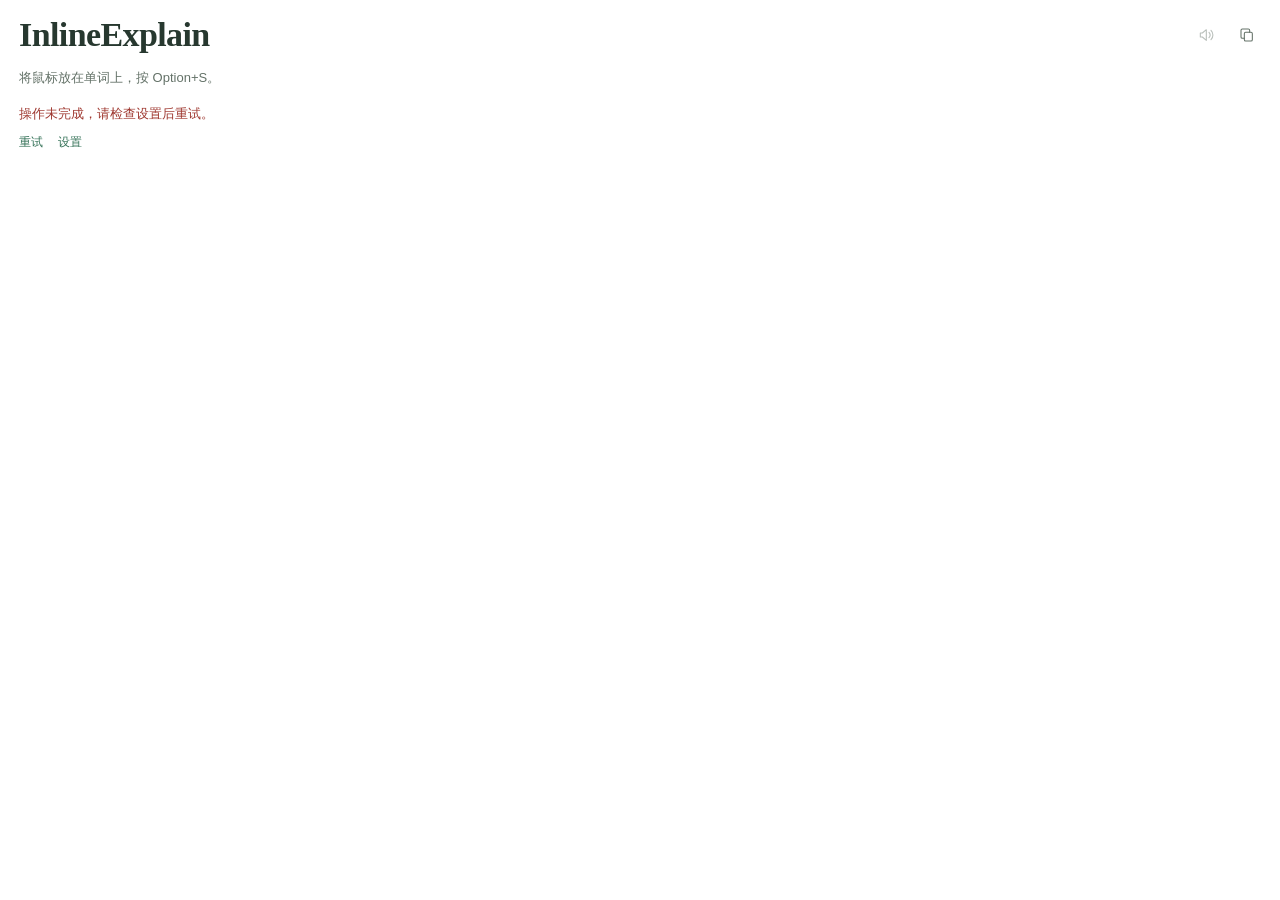
<file: frontend/index.html>
<!doctype html>
<html lang="zh-Hans">
<head>
  <meta charset="utf-8">
  <meta name="viewport" content="width=device-width, initial-scale=1">
  <meta http-equiv="Content-Security-Policy" content="default-src 'self'; script-src 'self'; style-src 'self'; img-src 'self' data:; connect-src 'none'">
  <title>InlineExplain</title>
  <link rel="stylesheet" href="style.css">
  <script src="i18n.js" defer></script>
  <script src="app.js" defer></script>
</head>
<body>
  <section id="card" class="card" data-i18n-aria="card" aria-label="单词解释">
    <main class="card-scroll">
      <div id="content-body">
        <div class="word-row"><h1 id="term">InlineExplain</h1><button id="speak" data-i18n-aria="pronounce" class="icon-button" data-icon="speaker" aria-label="朗读单词" title="朗读单词" disabled></button><button id="copy" data-i18n-aria="copy" class="icon-button" data-icon="copy" aria-label="复制解释" title="复制解释"></button></div>
        <p id="pronunciation" class="pronunciation"></p>
        <p id="meaning" class="meaning"></p>
        <p data-i18n="initialHint" id="loading" class="loading" role="status">Point at a word and press Option+S.</p>
        <section id="context-section" class="context-block" hidden>
          <h2 data-i18n="context" id="context-label">IN THIS SENTENCE</h2>
          <p id="context"></p>
          <details id="source-details"><summary data-i18n="source" id="source-label">Original sentence</summary><p id="source" class="source"></p></details>
        </section>
        <section id="examples-section" class="examples" hidden><h2 data-i18n="examples" id="examples-label">EXAMPLES</h2><div id="examples"></div></section>
        <div id="relations" class="relations" hidden></div>
        <section id="error-section" class="error-section" hidden aria-live="polite"><p id="error"></p><div class="error-actions"><button data-i18n="retry" id="retry" class="text-button">Try again</button><button data-i18n="settings" id="error-settings" class="text-button">Settings</button></div></section>
      </div>
    </main>
  </section>
  <main id="settings-page" class="settings-page" hidden>
    <header class="settings-header"><p class="eyebrow">INLINEEXPLAIN</p><h1 data-i18n="settingsTitle">读懂一句，继续阅读。</h1><p data-i18n="settingsIntro">将鼠标放在单词上，按 ⌥ S，就地理解它的意思。</p></header>
    <form id="settings-form">
      <section class="settings-section">
        <h2 data-i18n="service">解释服务</h2>
        <p class="section-note" data-i18n="serviceNote">填写兼容 Chat Completions 的服务地址。API Key 保存在 macOS 钥匙串中。</p>
        <label><span data-i18n="provider">服务地址</span><input id="endpoint-input" name="endpoint" type="url" required spellcheck="false" placeholder="https://api.deepseek.com"></label>
        <div class="field-row"><label><span data-i18n="model">模型</span><input id="model-input" name="model" required spellcheck="false" placeholder="deepseek-chat"></label><label class="temperature-field"><span data-i18n="temperature">温度</span><input id="temperature-input" name="temperature" type="number" min="0" max="2" step="0.1" required></label></div>
        <label><span data-i18n="key">API Key</span><input id="key-input" name="apiKey" type="password" autocomplete="off" spellcheck="false" data-i18n-placeholder="keyAdd" placeholder="填写 API Key"></label>
        <p data-i18n="keyMissingNote" id="key-note" class="field-note">Keys are never saved in the settings file.</p>
      </section>
      <section class="settings-section">
        <h2 data-i18n="preferences">语言与解释</h2>
        <div class="field-row"><label><span data-i18n="language">语言</span><select id="language-input"><option value="en">English</option><option value="zh">简体中文</option></select></label><label><span data-i18n="shortcut">取词快捷键</span><select id="shortcut-input"><option value="Alt+S">Option + S</option><option value="Alt+Shift+S">Option + Shift + S</option></select></label></div>
        <label class="toggle-field"><input id="auto-pronounce-input" name="autoPronounce" type="checkbox"><span><span data-i18n="autoPronounce">自动朗读单词</span><small data-i18n="autoPronounceNote">取词卡片出现时自动朗读单词。</small></span></label>
        <div class="prompt-heading"><label for="prompt-input" data-i18n="prompt">解释指令（Prompt）</label><button data-i18n="reset" id="reset-prompt" type="button" class="text-button">Reset default</button></div>
        <textarea id="prompt-input" rows="10" spellcheck="false"></textarea>
        <p class="field-note" data-i18n="promptNote">中英文分别保存自己的解释指令，切换语言时会使用对应版本。</p>
      </section>
      <section class="settings-section permission-section">
        <div><h2 data-i18n="screenTitle">读取鼠标下的文字</h2><p data-i18n="screenChecking" id="permission-note" class="section-note">Checking Screen Recording access…</p></div>
        <button data-i18n="screenAllow" id="permission-button" type="button" class="secondary-button">Allow Screen Recording</button>
        <p class="field-note" data-i18n="privacy">仅在按下快捷键时截图，并在本机识别。</p>
      </section>
      <div class="save-row"><p id="save-status" role="status"></p><button data-i18n="save" type="submit" class="primary-button">保存设置</button></div>
    </form>
    <footer class="settings-footer">InlineExplain <span id="app-version"></span></footer>
  </main>
</body>
</html>
</file>
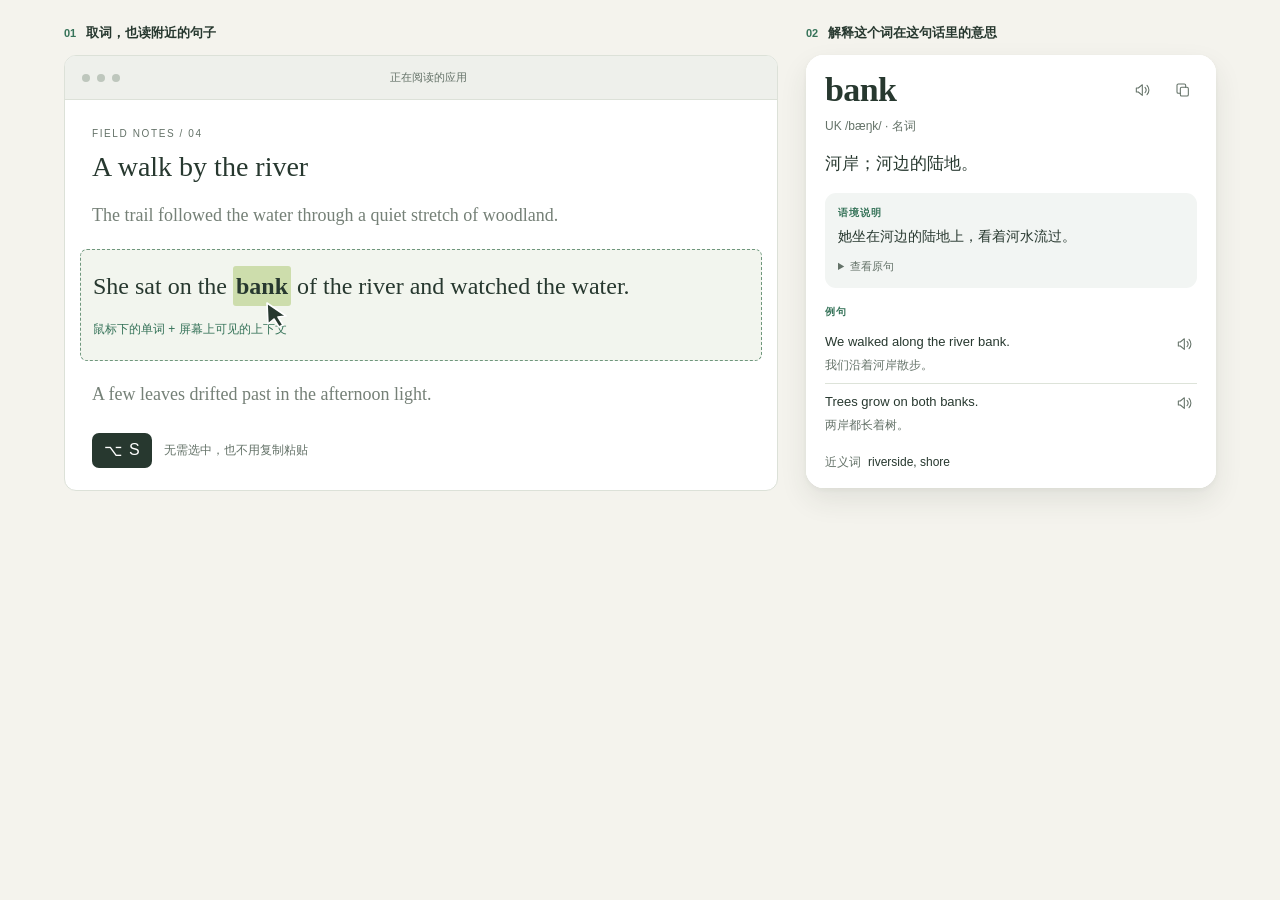
<file: docs/popup-preview.html>
<!doctype html>
<html lang="zh-Hans">
<head>
  <meta charset="utf-8">
  <meta name="viewport" content="width=device-width, initial-scale=1">
  <meta name="color-scheme" content="light">
  <title>InlineExplain · Context preview</title>
  <style>
    :root { color-scheme: light; font-family: -apple-system, BlinkMacSystemFont, "PingFang SC", sans-serif; color: #27382f; background: #f4f3ed; -webkit-font-smoothing: antialiased; }
    * { box-sizing: border-box; }
    body { margin: 0; }
    button { font: inherit; color: inherit; cursor: pointer; }
    button:focus-visible { outline: 2px solid #367359; outline-offset: 4px; }
    [hidden] { display: none !important; }
    .preview { max-width: 1200px; margin: auto; padding: 24px; }
    .masthead { display: flex; justify-content: space-between; align-items: center; gap: 20px; }
    .brand { display: flex; align-items: center; gap: 10px; font-size: 19px; font-weight: 650; }
    .brand img { width: 38px; height: 38px; }
    .platform { color: #647268; font-size: 12px; letter-spacing: .6px; }
    .intro { margin: 34px 0 30px; }
    h1 { font-family: Georgia, "Songti SC", serif; font-size: 48px; font-weight: 600; line-height: 1.2; margin: 0 0 13px; }
    html[lang="en"] h1 { letter-spacing: -1.3px; }
    .intro p { margin: 0; font-size: 17px; line-height: 1.7; color: #647268; }
    .workspace { display: grid; grid-template-columns: minmax(0, 1fr) 410px; gap: 28px; align-items: start; }
    .step { font-size: 13px; font-weight: 600; display: flex; gap: 10px; align-items: center; margin: 0 0 13px; }
    .step b { color: #367359; font-size: 11px; font-variant-numeric: tabular-nums; }
    .window { background: #fff; border-radius: 12px; border: 1px solid #dce1d8; overflow: hidden; }
    .chrome { display: flex; align-items: center; gap: 7px; padding: 14px 17px; background: #eef0eb; border-bottom: 1px solid #dce1d8; }
    .chrome i { width: 8px; height: 8px; border-radius: 50%; background: #bec7bd; }
    .chrome span { margin: auto; padding-right: 30px; font-size: 11px; color: #647268; }
    .article { padding: 28px 27px 22px; }
    .article .eyebrow { margin: 0 0 12px; font-size: 10px; letter-spacing: 1.6px; color: #647268; }
    .article h2 { font-family: Georgia, serif; font-size: 28px; font-weight: 400; margin: 0 0 17px; }
    .body-copy { font-family: Georgia, serif; font-size: 18px; line-height: 1.7; color: #758077; margin: 0; }
    .capture { position: relative; margin: 18px -12px; padding: 16px 12px 22px; border: 1px dashed #6f977d; border-radius: 7px; background: #f2f5ee; }
    .passage { font-family: Georgia, serif; font-size: 24px; line-height: 1.7; margin: 0; }
    #word { position: relative; border: 0; border-radius: 3px; padding: 0 3px; background: #cdddac; font: inherit; font-weight: 600; }
    .pointer { position: absolute; width: 24px; height: 28px; bottom: -23px; left: 54%; z-index: 1; }
    .context-note { margin: 15px 0 0; font-size: 12px; color: #367359; }
    .trigger { display: flex; align-items: center; gap: 12px; margin-top: 23px; font-size: 12px; color: #647268; }
    #show { display: inline-flex; gap: 7px; align-items: center; padding: 8px 12px; background: #27382f; color: #fff; border: 0; border-radius: 7px; font-size: 16px; }
    kbd { font: inherit; }
    .popup { border-radius: 18px; overflow: hidden; background: #fff; box-shadow: 0 12px 28px #27382f18, 0 2px 5px #27382f0c; }
    #popup-frame { display: block; width: 100%; height: 440px; border: 0; background: #fff; }
    .apps { display: flex; gap: 20px; flex-wrap: wrap; align-items: center; padding-top: 28px; margin-top: 28px; border-top: 1px solid #d6ddcf; font-size: 13px; }
    .apps strong { margin-right: auto; font-weight: 600; }
    .apps span { color: #647268; }
    .preview-note { font-size: 10px; color: #647268; margin: 18px 0 0; line-height: 1.6; }
    #preview-error { color: #9f3830; }
    @media (max-width: 850px) {
      .preview { padding: 26px; }
      h1 { font-size: 38px; }
      .workspace { grid-template-columns: minmax(0, 1fr); gap: 26px; }
      .popup { max-width: 480px; }
      .apps { gap: 14px; }
      .apps strong { flex-basis: 100%; }
    }
    @media (max-width: 420px) {
      .preview { padding: 22px 18px; }
      .platform { display: none; }
      h1 { font-size: 32px; }
      .intro p { font-size: 15px; }
      .article { padding: 22px; }
      .passage { font-size: 22px; }
      .trigger { flex-wrap: wrap; }
    }
  </style>
</head>
<body>
  <main class="preview">
    <div class="workspace">
      <section aria-label="Source text illustration">
        <p class="step"><b>01</b><span data-copy="sourceStep">取词，也读附近的句子</span></p>
        <article class="window">
          <div class="chrome"><i></i><i></i><i></i><span data-copy="window">正在阅读的应用</span></div>
          <div class="article" lang="en">
            <p class="eyebrow">FIELD NOTES / 04</p><h2>A walk by the river</h2>
            <p class="body-copy">The trail followed the water through a quiet stretch of woodland.</p>
            <div class="capture"><p class="passage">She sat on the <button id="word" type="button" aria-label="Explain bank">bank<svg class="pointer" viewBox="0 0 24 28" aria-hidden="true"><path d="M3 2 4 23l6-5 5 8 4-2-5-8 8-1Z" fill="#27382f" stroke="#fff" stroke-width="1.6" stroke-linejoin="round"/></svg></button> of the river and watched the water.</p><p class="context-note" data-copy="capture">鼠标下的单词 + 屏幕上可见的上下文</p></div>
            <p class="body-copy">A few leaves drifted past in the afternoon light.</p>
            <div class="trigger"><button id="show" type="button" aria-label="Show explanation"><kbd>⌥</kbd><kbd>S</kbd></button><span data-copy="shortcut">无需选中，也不用复制粘贴</span></div>
          </div>
        </article>
      </section>
      <section aria-label="Contextual explanation">
        <p class="step"><b>02</b><span data-copy="answerStep">解释这个词在这句话里的意思</span></p>
        <aside id="popup" class="popup"><iframe id="popup-frame" title="InlineExplain reading card"></iframe></aside>
      </section>
    </div>
    <p id="preview-error" hidden></p>
  </main>
  <script>
    const language = new URLSearchParams(location.search).get('lang') === 'en' ? 'en' : 'zh';
    if (language === 'en') {
      document.documentElement.lang = 'en';
      const copy = {title:'The word. The sentence. The meaning.',intro:'Point at an English word in any app. Press ⌥ S to understand it in place.',sourceStep:'Capture the word and nearby text',window:'The app you’re reading in',capture:'Word under the pointer + visible context',shortcut:'No selecting. No copying and pasting.',answerStep:'Get the meaning that fits this sentence',anywhere:'Wherever you read',web:'Web pages',subtitles:'Visible subtitles',documents:'Documents',apps:'Other apps',note:'Illustration · Real card renderer, sample explanation · Green marks explain capture scope; they are not app overlays'};
      document.querySelectorAll('[data-copy]').forEach(node => { node.textContent = copy[node.dataset.copy]; });
    }
    const popup = document.querySelector('#popup');
    const frame = document.querySelector('#popup-frame');
    const show = () => { popup.hidden = false; };
    const hide = () => { popup.hidden = true; };
    const keydown = event => {
      if (event.key === 'Escape') hide();
      if (event.altKey && event.code === 'KeyS') { event.preventDefault(); show(); }
    };
    window.InlineExplainPreview = {language, hide, keydown,
      resize(height) { frame.style.height = Math.min(680, Math.max(150, height)) + 'px'; },
      ready() { document.documentElement.dataset.previewReady = 'true'; }
    };
    document.querySelector('#word').addEventListener('click', show);
    document.querySelector('#show').addEventListener('click', show);
    document.addEventListener('keydown', keydown);
    document.addEventListener('pointerdown', event => { if (!event.target.closest('#word, #show, #popup')) hide(); });
    (async () => {
      const response = await fetch('../frontend/index.html');
      if (!response.ok) throw new Error('Could not load the card renderer.');
      const frontend = await response.text();
      const base = new URL('../frontend/', location.href).href;
      const bridge = new URL('assets/popup-bridge.js', location.href).href;
      frame.srcdoc = frontend.replace('<head>', '<head><base href="' + base + '"><script src="' + bridge + '"><\/script>');
    })().catch(error => { document.querySelector('#preview-error').hidden = false; document.querySelector('#preview-error').textContent = error.message; });
  </script>
</body>
</html>
</file>
<file: frontend/style.css>
:root {
  color-scheme: light;
  --paper: #ffffff;
  --ink: #27382f;
  --muted: #647268;
  --accent: #367359;
  --context: #f2f5f3;
  --line: #dde3d9;
  --error: #9f3830;
  --radius-sm: 7px;
  --radius-md: 11px;
  --radius-lg: 18px;
  font-family: -apple-system, BlinkMacSystemFont, "PingFang SC", sans-serif;
  font-size: 14px;
  color: var(--ink);
  background: var(--paper);
  -webkit-font-smoothing: antialiased;
}
* { box-sizing: border-box; }
[hidden] { display: none !important; }
html, body { margin: 0; width: 100%; height: 100%; overflow: hidden; }
button, input, textarea, select { font: inherit; color: inherit; }
button { cursor: pointer; }
button:disabled { cursor: default; opacity: .45; }
button:focus-visible, summary:focus-visible, input:focus-visible, textarea:focus-visible, select:focus-visible { outline: 2px solid var(--accent); outline-offset: 2px; }
button:active:not(:disabled) { transform: scale(.96); }
button svg { width: 16px; height: 16px; stroke: currentColor; stroke-width: 1.6; fill: none; stroke-linecap: round; stroke-linejoin: round; }
.card { display: flex; flex-direction: column; height: 100%; overflow: hidden; border-radius: var(--radius-lg); }
.icon-button { display: inline-flex; flex: none; align-items: center; justify-content: center; width: 28px; height: 28px; padding: 0; border: 0; border-radius: var(--radius-sm); color: var(--muted); background: transparent; }
.icon-button:hover { background: var(--context); color: var(--accent); }
.icon-button[aria-pressed="true"] { color: var(--accent); background: var(--context); }
.card-scroll { flex: 1; min-height: 0; overflow-y: auto; scrollbar-width: thin; }
#content-body { padding: 15px 19px 16px; }
.word-row { display: flex; align-items: center; gap: 12px; --app-region: drag; }
.word-row h1 { flex: 1; min-width: 0; margin: 0; font-family: Georgia, "Songti SC", serif; font-size: 34px; font-weight: 700; letter-spacing: -.6px; line-height: 1.15; overflow-wrap: anywhere; }
.word-row .icon-button { --app-region: no-drag; }
.pronunciation { margin: 8px 0 0; color: var(--muted); font-size: 12px; line-height: 1.6; overflow-wrap: anywhere; }
.pronunciation:empty { display: none; }
.meaning { margin: 14px 0 0; font-family: Georgia, "Songti SC", serif; font-size: 17px; line-height: 1.65; overflow-wrap: anywhere; }
.meaning:empty { display: none; }
.loading { margin: 14px 0 2px; font-size: 13px; line-height: 1.6; color: var(--muted); }
.context-block { margin-top: 15px; padding: 12px 13px; background: var(--context); border-radius: var(--radius-md); }
.card h2 { margin: 0 0 5px; font-size: 10px; line-height: 1.5; letter-spacing: .9px; font-weight: 650; color: var(--accent); }
#context { margin: 0; font-size: 14px; line-height: 1.65; overflow-wrap: anywhere; }
details { margin-top: 10px; }
summary { width: fit-content; color: var(--muted); font-size: 11px; cursor: pointer; line-height: 1.6; }
.source { margin: 6px 0 0; font-size: 12px; line-height: 1.7; color: var(--muted); overflow-wrap: anywhere; }
.source mark { color: var(--accent); font-weight: 650; background: transparent; }
.examples { margin-top: 16px; }
.example { display: flex; align-items: flex-start; justify-content: space-between; gap: 9px; padding: 7px 0; }
.example + .example { border-top: 1px solid var(--line); }
.example p { margin: 0; font-size: 13px; line-height: 1.65; overflow-wrap: anywhere; }
.example .translation { color: var(--muted); margin-top: 3px; font-size: 12px; line-height: 1.7; }
.example .icon-button { width: 25px; height: 25px; }
.relations { display: grid; gap: 5px; margin-top: 10px; font-size: 12px; line-height: 1.6; overflow-wrap: anywhere; }
.relation-label { color: var(--muted); margin-right: 7px; }
.error-section { margin-top: 14px; }
#error { margin: 0; font-size: 13px; line-height: 1.7; color: var(--error); overflow-wrap: anywhere; }
.error-actions { display: flex; gap: 15px; margin-top: 5px; }
.text-button { padding: 3px 0; border: 0; background: transparent; color: var(--accent); font-size: 12px; line-height: 1.5; }
.text-button:hover { text-decoration: underline; text-underline-offset: 3px; }
.settings-page { height: 100%; padding: 30px 30px 20px; overflow-y: auto; }
.settings-header .eyebrow { color: var(--accent); font-size: 10px; font-weight: 650; letter-spacing: 1.3px; margin: 0 0 8px; }
.settings-header h1 { margin: 0 0 10px; font-family: Georgia, "Songti SC", serif; font-size: 27px; font-weight: 500; line-height: 1.3; }
.settings-header > p:last-child { margin: 0; font-size: 13px; line-height: 1.7; color: var(--muted); }
kbd { display: inline-block; min-width: 31px; margin: 0 2px; padding: 0 4px; border: 1px solid var(--line); border-radius: 4px; font: inherit; color: var(--ink); text-align: center; }
.settings-section { padding: 23px 0; border-bottom: 1px solid var(--line); }
.settings-section h2 { margin: 0 0 7px; font-size: 15px; font-weight: 600; }
.section-note { margin: 0 0 15px; color: var(--muted); font-size: 12px; line-height: 1.7; }
label { display: flex; flex-direction: column; gap: 6px; margin-top: 13px; font-size: 12px; font-weight: 500; }
input, select, textarea { width: 100%; min-width: 0; border: 1px solid var(--line); border-radius: var(--radius-sm); background: #ffffff; padding: 9px 10px; font-size: 13px; }
textarea { font-size: 12px; line-height: 1.7; resize: vertical; min-height: 130px; }
.field-row { display: flex; gap: 14px; }
.field-row label { flex: 1; min-width: 0; }
.field-row .temperature-field { flex: 0 0 110px; }
.field-note { margin: 7px 0 0; font-size: 11px; font-weight: 400; line-height: 1.65; color: var(--muted); }
.toggle-field { flex-direction: row; align-items: flex-start; gap: 9px; margin-top: 17px; cursor: pointer; }
.toggle-field input { flex: none; width: 15px; height: 15px; margin: 2px 0 0; padding: 0; accent-color: var(--accent); }
.toggle-field small { display: block; margin-top: 3px; color: var(--muted); font-size: 11px; font-weight: 400; line-height: 1.65; }
.prompt-heading { display: flex; align-items: center; justify-content: space-between; gap: 8px; margin: 17px 0 6px; }
.prompt-heading label { margin: 0; }
.prompt-heading .text-button { font-size: 11px; }
.secondary-button, .primary-button { padding: 9px 14px; border: 1px solid var(--line); border-radius: var(--radius-sm); background: transparent; font-size: 12px; line-height: 1.3; }
.secondary-button:hover { background: var(--context); }
.primary-button { background: var(--accent); border-color: var(--accent); color: var(--paper); font-weight: 550; }
.primary-button:hover { background: #2b634b; }
.permission-section .section-note { margin-bottom: 10px; }
.save-row { position: sticky; bottom: -20px; display: flex; align-items: center; justify-content: space-between; gap: 15px; padding: 17px 0; background: var(--paper); }
#save-status { margin: 0; color: var(--accent); font-size: 12px; line-height: 1.5; }
#save-status.error { color: var(--error); }
.settings-footer { padding-top: 8px; color: var(--muted); font-size: 10px; }
@media (max-width: 520px) { .settings-page { padding: 22px 22px 18px; } .settings-header h1 { font-size: 24px; } }
</file>
